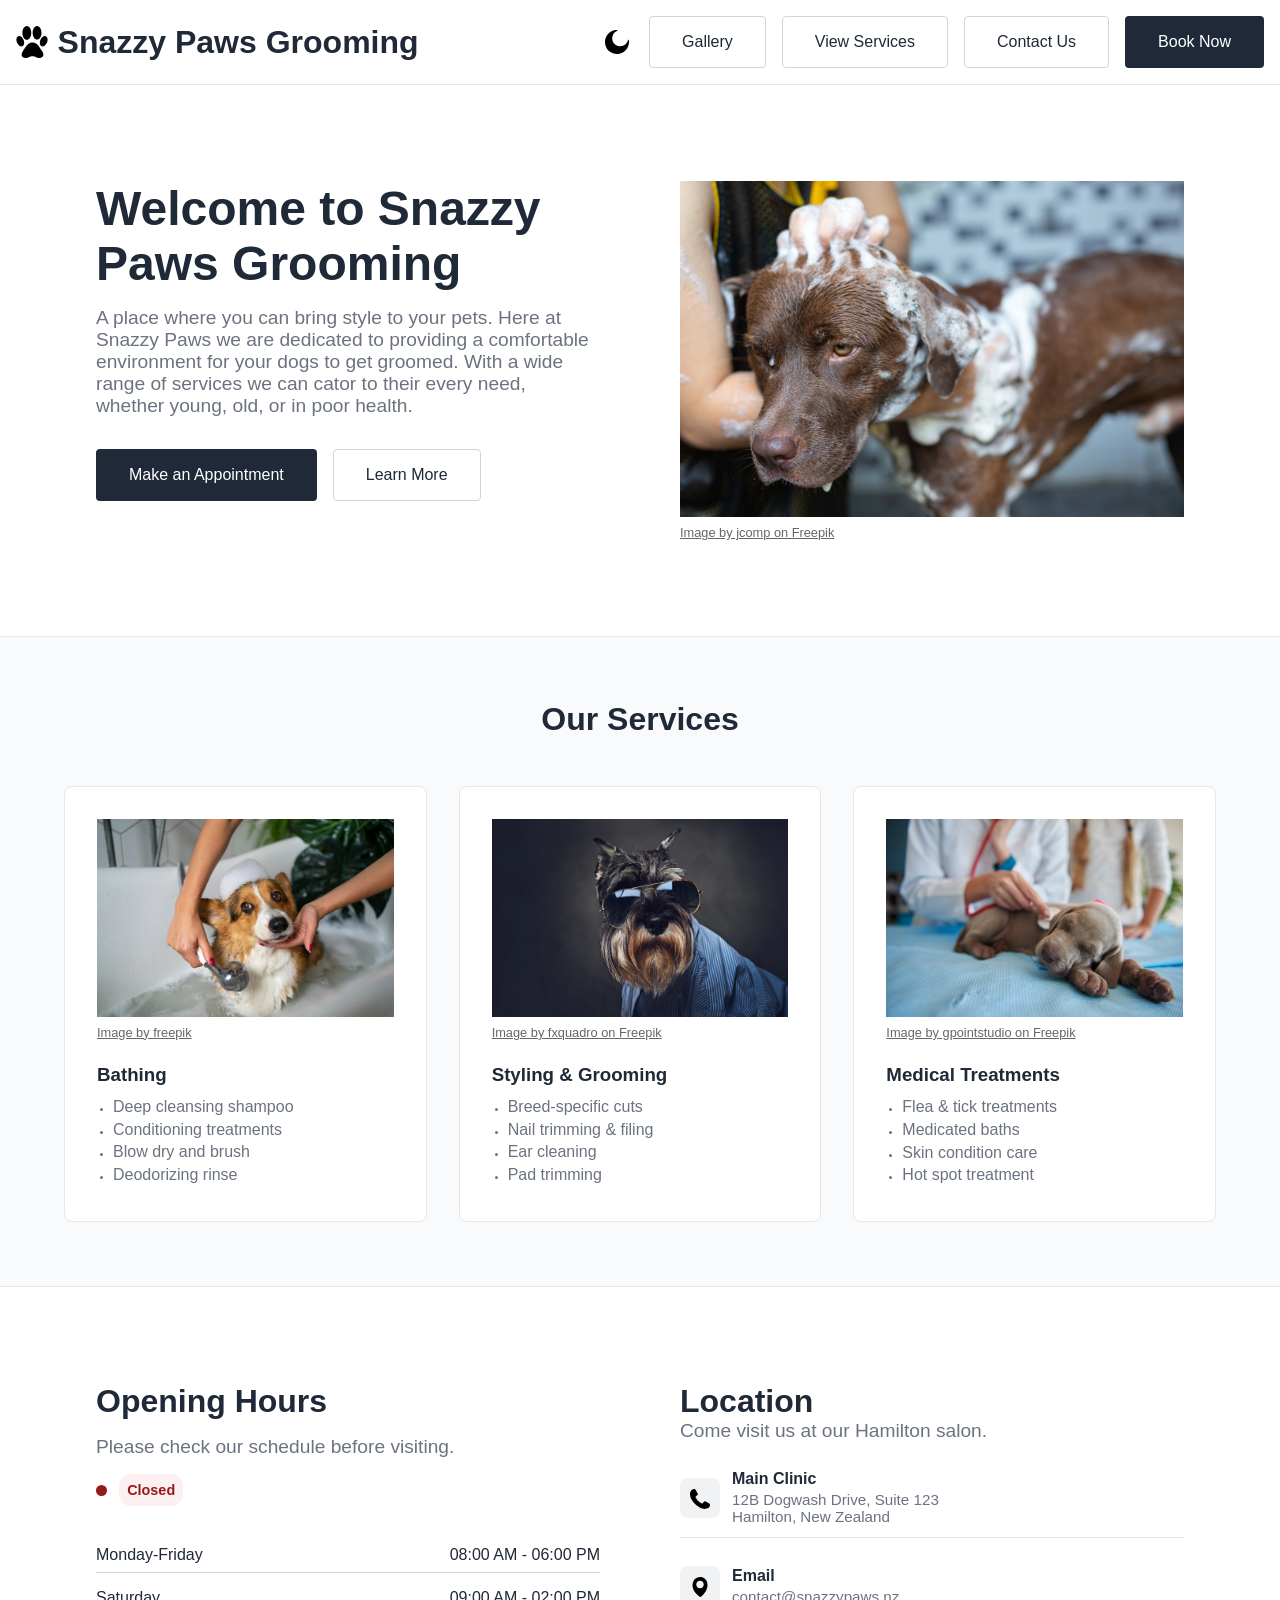
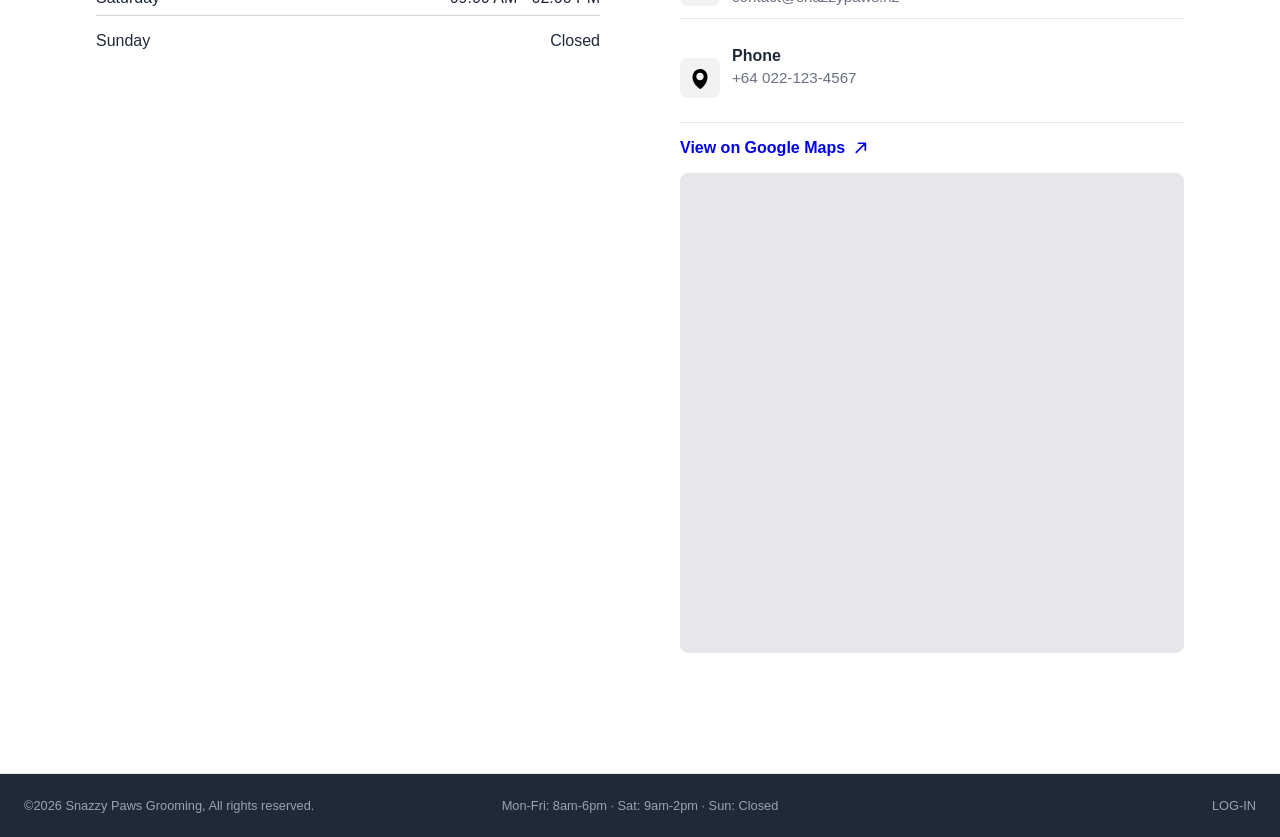
<file: index.html>
<!DOCTYPE html>
<html lang="en">

<head>
    <meta charset="UTF-8">
    <meta name="viewport" content="width=device-width, initial-scale=1.0">

    <!-- Document Title + Icon -->
    <title>Home</title>
    <link rel="Icon" type="image/x-icon" href="images/icons/young_dog.svg">

    <link rel="stylesheet" href="styles/main.css">
</head>

<body>
    <!-- Navigation Bar -->
    <header>
        <!-- Icon + Title -->
        <h2 class="header-title">
            <a href="index.html" class="home-link">
                <img src="images/icons/paw.svg" alt="Snazzy Paws Logo" class="nav-icon">

                <span class="full-title">Snazzy Paws Grooming</span>
                <span class="short-title">Snazzy Paws</span>
            </a>
        </h2>

        <!-- Navigation Buttons -->
        <div class="button-group desktop-nav">
            <button id="theme-toggle" class="theme-toggle-btn">
                <img src="images/icons/moon.svg" alt="Toggle dark mode" class="theme-icon">
            </button>
            <a href="gallery.html" class="button">Gallery</a>
            <a href="services.html" class="button">View Services</a>
            <a href="contact.html" class="button">Contact Us</a>
            <a href="booking.html" class="button dark">Book Now</a>
        </div>

        <!-- Mobile dropdown button -->
        <div class="mobile-nav">
            <button id="theme-toggle-mobile" class="theme-toggle-btn">
                <img src="images/icons/moon.svg" alt="Toggle dark mode" class="theme-icon">
            </button>

            <button id="mobile-menu-toggle">☰</button>
            <div id="mobile-menu" class="mobile-menu hidden">
                <a href="gallery.html" class="button">Gallery</a>
                <a href="services.html" class="button">View Services</a>
                <a href="contact.html" class="button">Contact Us</a>
                <a href="booking.html" class="button dark">Book Now</a>
            </div>
        </div>
    </header>

    <!-- Core Page Content -->
    <main>
        <!-- Welcome Section (introduction and initial image) -->
        <section>
            <div class="split">
                <div class="card">
                    <h1>Welcome to Snazzy Paws Grooming</h1>
                    <p>A place where you can bring style to your pets. Here at Snazzy Paws we are dedicated to providing
                        a comfortable environment for your dogs to get groomed. With a wide range of services we can
                        cator
                        to their every need, whether young, old, or in poor health.
                    </P>

                    <div class="button-group">
                        <a href="booking.html" class="button dark">Make an Appointment</a>
                        <a href="services.html" class="button">Learn More</a>
                    </div>

                </div>

                <!-- First image customers will see. -->
                <div class="card image-card">
                    <picture>
                        <source srcset="
                            images/gallery//jcomp_low.webp 480w,
                            images/gallery//jcomp_medium.webp 768w,
                            images/gallery//jcomp_full.webp 2000w" sizes="
                                (max-width: 480px) 480px,
                                (max-width: 768px) 768px,
                                2000px" type="image/webp">

                        <img src="images/gallery//jcomp_full.webp" class="placeholder-image"
                            alt="Dog getting cleaned with soap" loading="lazy">
                    </picture>

                    <a href="https://www.freepik.com/free-photo/young-woman-taking-bath-with-her-favorite-dog-world-dog-love-day-concept_15640405.htm#fromView=keyword&page=2&position=1&uuid=e41bf6a6-319d-4314-92cb-4e85a00b60e2&query=Dog+grooming"
                        class="image-credit">Image by jcomp on Freepik</a>
                </div>
            </div>
        </section>

        <!-- Services Preview Section -->
        <section class="dark">
            <div class="section-inner">
                <h2 class="center-text header-margin">Our Services</h2>

                <!-- Grid of Cards-->
                <div class="card-grid">
                    <div class="service-card">
                        <picture>
                            <source srcset="
                                images/gallery//dog_wash_low.webp 480w,
                                images/gallery//dog_wash_medium.webp 768w,
                                images/gallery//dog_wash_full.webp 2000w" sizes="
                                    (max-width: 480px) 480px,
                                    (max-width: 768px) 768px,
                                    2000px" type="image/webp">

                            <img src="images/gallery//dog_wash_full.webp" class="placeholder-image"
                                alt="Dog getting washed with soap" loading="lazy">
                        </picture>
                        <a href="https://www.freepik.com/free-photo/washing-pet-dog-home_30994379.htm"
                            class="image-credit half-margin">Image by freepik</a>

                        <h3 class="quarter-margin">Bathing</h3>
                        <ul>
                            <li>Deep cleansing shampoo</li>
                            <li>Conditioning treatments</li>
                            <li>Blow dry and brush</li>
                            <li>Deodorizing rinse</li>
                        </ul>
                    </div>

                    <div class="service-card">
                        <picture>
                            <source srcset="
                                images/gallery//dog_sunglasses_low.webp 480w,
                                images/gallery//dog_sunglasses_medium.webp 768w,
                                images/gallery//dog_sunglasses_full.webp 2000w" sizes="
                                    (max-width: 480px) 480px,
                                    (max-width: 768px) 768px,
                                    2000px" type="image/webp">

                            <img src="images/gallery//dog_sunglass_full.webp" class="placeholder-image"
                                alt="Dog wearing sunglasses" loading="lazy">
                        </picture>
                        <a href="https://www.freepik.com/free-photo/studio-portrait-fashionable-schnauzer-dogs-dressed-blue-shirt-sunglasses_24403038.htm"
                            class="image-credit half-margin">Image by fxquadro on Freepik</a>

                        <h3 class="quarter-margin">Styling & Grooming</h3>
                        <ul>
                            <li>Breed-specific cuts</li>
                            <li>Nail trimming & filing</li>
                            <li>Ear cleaning</li>
                            <li>Pad trimming</li>
                        </ul>
                    </div>

                    <div class="service-card">
                        <picture>
                            <source srcset="
                                images/gallery//dog_doctor_low.webp 480w,
                                images/gallery//dog_doctor_medium.webp 768w,
                                images/gallery//dog_doctor_full.webp 2000w" sizes="
                                    (max-width: 480px) 480px,
                                    (max-width: 768px) 768px,
                                    2000px" type="image/webp">

                            <img src="images/gallery//dog_doctor_full.webp" class="placeholder-image"
                                alt="Dog getting medical checkup" loading="lazy">
                        </picture>
                        <a href="https://www.freepik.com/free-photo/routine-check-puppy-s-health_13133770.htm#fromView=search&page=3&position=2&uuid=cdb6e37a-cdc2-4c95-b731-fb04bb6a717f&query=dog+medical+treatment"
                            class="image-credit half-margin">Image by gpointstudio on Freepik</a>

                        <h3 class="quarter-margin">Medical Treatments</h3>
                        <ul>
                            <li>Flea & tick treatments</li>
                            <li>Medicated baths</li>
                            <li>Skin condition care</li>
                            <li>Hot spot treatment</li>
                        </ul>
                    </div>
                </div>
            </div>
        </section>

        <!-- Open Hours + Salon Location Section -->
        <section>
            <div class="split">
                <!-- Open Hours Card -->
                <div class="card">
                    <h2>Opening Hours</h2>
                    <p>Please check our schedule before visiting.</p>

                    <!-- Status Indicator -->
                    <div class="status-container">
                        <div class="status-bullet"></div>

                        <div class="status-card open">
                            <span>Open Now</span>
                        </div>
                    </div>

                    <!-- Salon Hours List -->
                    <div class="hours-list">
                        <div class="hours-row">
                            <span class="day">Monday-Friday</span>
                            <span class="time">08:00 AM - 06:00 PM</span>
                        </div>
                        <div class="hours-row">
                            <span class="day">Saturday</span>
                            <span class="time">09:00 AM - 02:00 PM</span>
                        </div>
                        <div class="hours-row">
                            <span class="day">Sunday</span>
                            <span class="time">Closed</span>
                        </div>
                    </div>
                </div>

                <!-- Salon Location Card -->
                <div class="card">
                    <div>
                        <h2>Location</h2>
                        <p>Come visit us at our Hamilton salon.</p>
                    </div>

                    <div class="contact-card">
                        <div class="contact-card-icon-holder">
                            <img src="images/icons/phone.svg" alt="" class="contact-card-icon">
                        </div>

                        <div class="contact-card-text">
                            <span class="contact-card-title">Main Clinic</span>
                            <span class="contact-card-detail">12B Dogwash Drive, Suite 123<br>Hamilton, New
                                Zealand</span>
                        </div>
                    </div>

                    <div class="contact-card">
                        <div class="contact-card-icon-holder">
                            <img src="images/icons/map_pin.svg" alt="" class="contact-card-icon">
                        </div>

                        <div class="contact-card-text">
                            <span class="contact-card-title">Email</span>
                            <span class="contact-card-detail">contact@snazzypaws.nz</span>
                        </div>
                    </div>

                    <div class="contact-card">
                        <div class="contact-card-icon-holder">
                            <img src="images/icons/map_pin.svg" alt="" class="contact-card-icon">
                        </div>

                        <div class="contact-card-text half-margin">
                            <span class="contact-card-title">Phone</span>
                            <span class="contact-card-detail">+64 022-123-4567</span>
                        </div>
                    </div>

                    <div class="half-margin">
                        <a href="https://maps.app.goo.gl/GqcBo66sTEDNV7tZ8" class="map-link">
                            <strong>View on Google Maps</strong>

                            <!-- SVG gives me more control over the look of the element, unlike IMG -->
                            <svg class="external-link-icon" viewBox="0 0 12 12" fill="none"
                                xmlns="http://www.w3.org/2000/svg">
                                <path d="M2 10L10 2M10 2H4M10 2V8" stroke="currentColor" stroke-width="1.5"
                                    stroke-linecap="round" stroke-linejoin="round" />
                            </svg>
                        </a>

                        <div class="embedded-map">
                            <iframe
                                src="https://maps.google.com/maps?width=600&amp;height=400&amp;hl=en&amp;q=hamilton&amp;t=&amp;z=14&amp;ie=UTF8&amp;iwloc=B&amp;output=embed"
                                loading="lazy" allowfullscreen referrerpolicy="no-referrer-when-downgrade">
                            </iframe>
                        </div>
                    </div>
                </div>
            </div>
        </section>

        <div class="scroll-top-wrapper">
            <button class="scroll-top-btn" id="scroll-top-btn"
                onclick="window.scrollTo({top:0, behavior:'smooth'})">↑</button>
        </div>
    </main>

    <!-- Footer Bar -->
    <footer>
        <p>©2026 Snazzy Paws Grooming, All rights reserved.</p>
        <p>Mon-Fri: 8am-6pm · Sat: 9am-2pm · Sun: Closed</p>
        <p>LOG-IN</p>
    </footer>

    <!-- Link JS -->
    <script src="js/main.js"></script>
</body>

</html>
</file>
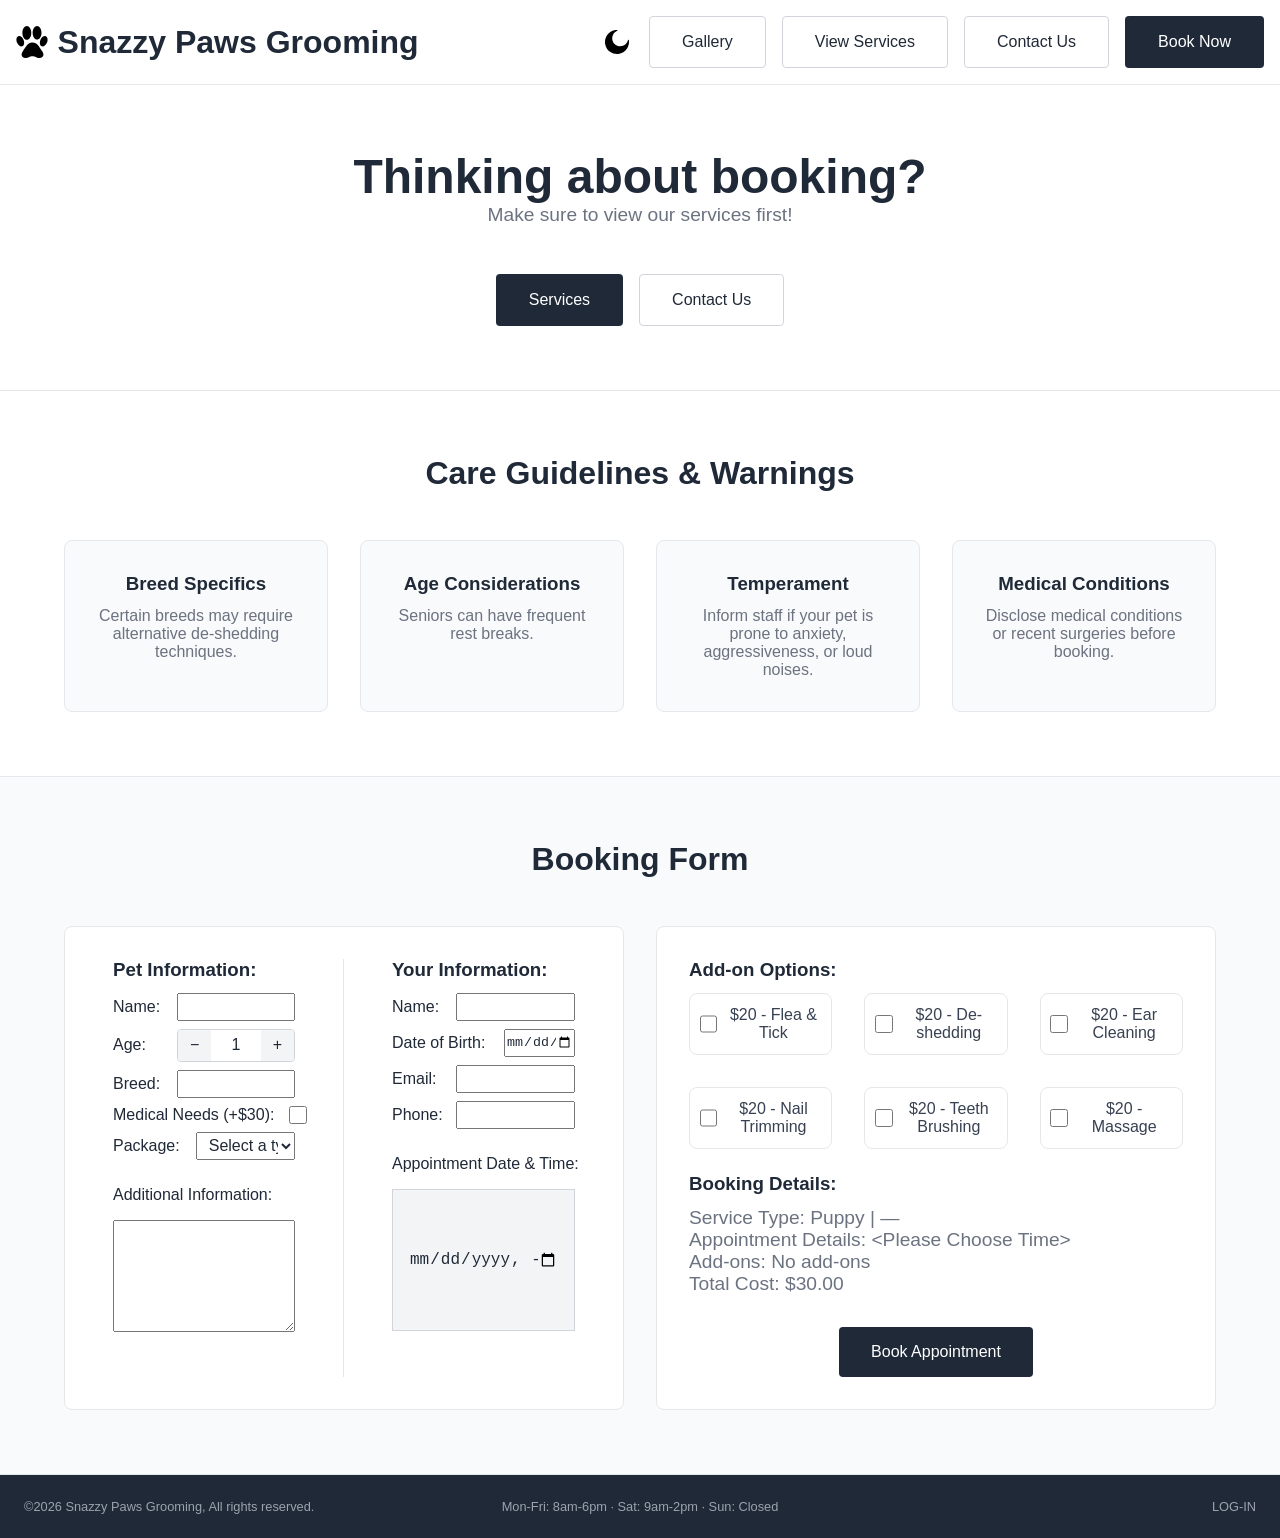
<file: booking.html>
<!DOCTYPE html>
<html lang="en">

<head>
    <meta charset="UTF-8">
    <meta name="viewport" content="width=device-width, initial-scale=1.0">

    <!-- Document Title + Icon -->
    <title>Booking</title>
    <link rel="Icon" type="image/x-icon" href="images/icons/young_dog.svg">

    <link rel="stylesheet" href="styles/main.css">
</head>

<body>
    <!-- Navigation Bar -->
    <header>
        <!-- Icon + Title -->
        <h2 class="header-title">
            <a href="index.html" class="home-link">
                <img src="images/icons/paw.svg" alt="Snazzy Paws Logo" class="nav-icon">

                <span class="full-title">Snazzy Paws Grooming</span>
                <span class="short-title">Snazzy Paws</span>
            </a>
        </h2>

        <!-- Navigation Buttons -->
        <div class="button-group desktop-nav">
            <button id="theme-toggle" class="theme-toggle-btn">
                <img src="images/icons/moon.svg" alt="Toggle dark mode" class="theme-icon">
            </button>
            <a href="gallery.html" class="button">Gallery</a>
            <a href="services.html" class="button">View Services</a>
            <a href="contact.html" class="button">Contact Us</a>
            <a href="booking.html" class="button dark">Book Now</a>
        </div>

        <!-- Mobile dropdown button -->
        <div class="mobile-nav">
            <button id="theme-toggle-mobile" class="theme-toggle-btn">
                <img src="images/icons/moon.svg" alt="Toggle dark mode" class="theme-icon">
            </button>

            <button id="mobile-menu-toggle">☰</button>
            <div id="mobile-menu" class="mobile-menu hidden">
                <a href="gallery.html" class="button">Gallery</a>
                <a href="services.html" class="button">View Services</a>
                <a href="contact.html" class="button">Contact Us</a>
                <a href="booking.html" class="button dark">Book Now</a>
            </div>
        </div>
    </header>

    <!-- Core Page Content -->
    <main>
        <!-- Welcome Section (introduction and initial image) -->
        <section>
            <div class="section-inner center-hero">
                <h1 class="center-text">Thinking about booking?</h1>
                <p class="center-text header-margin">Make sure to view our services first!</P>

                <div class="button-group">
                    <a href="services.html" class="button dark">Services</a>
                    <a href="contact.html" class="button">Contact Us</a>
                </div>
            </div>
        </section>

        <!-- Care Guidelines & Warnings Section -->
        <section>
            <div class="section-inner">
                <h2 class="center-text header-margin">Care Guidelines & Warnings</h2>

                <!-- Grid of Cards-->
                <div class="card-grid">
                    <div class="service-card">
                        <h3 class="center-text quarter-margin">Breed Specifics</h3>
                        <p class="center-text">Certain breeds may require alternative de-shedding techniques.</p>
                    </div>

                    <div class="service-card">
                        <h3 class="center-text quarter-margin">Age Considerations</h3>
                        <p class="center-text">Seniors can have frequent rest breaks.</p>
                    </div>

                    <div class="service-card center-text">
                        <h3 class="center-text quarter-margin">Temperament</h3>
                        <p class="center-text">Inform staff if your pet is prone to anxiety,
                            aggressiveness, or loud noises.
                        </p>
                    </div>

                    <div class="service-card center-text">
                        <h3 class="center-text quarter-margin">Medical Conditions</h3>
                        <p class="center-text">Disclose medical conditions or recent surgeries before booking.</p>
                    </div>
                </div>
            </div>
        </section>

        <!-- Booking Form Section -->
        <section class="dark">
            <div class="section-inner">
                <h2 class="center-text header-margin">Booking Form</h2>

                <!-- Grid of Cards-->
                <form id="booking-form">
                    <div class="card-grid">
                        <div class="booking-card">
                            <div class="booking-group">
                                <h3 id="start" class="quarter-margin">Pet Information:</h3>

                                <div class="booking-field">
                                    <label for="dog-name">Name:</label>
                                    <input type="text" id="dog-name" name="dog-name" required minlength="2">
                                </div>

                                <div class="booking-field">
                                    <label for="age">Age:</label>
                                    <div class="number-input">
                                        <button type="button" class="number-btn"
                                            onclick="this.parentNode.querySelector('input').stepDown(); updateSummary()">−</button>

                                        <input type="number" id="age" required min="1" max="40" value="1"
                                            onkeydown="return ['Backspace','Tab','ArrowLeft','ArrowRight'].includes(event.key) || /[0-9]/.test(event.key)">

                                        <button type="button" class="number-btn"
                                            onclick="this.parentNode.querySelector('input').stepUp(); updateSummary()">+</button>
                                    </div>
                                </div>

                                <div class="booking-field">
                                    <label for="breed">Breed:</label>
                                    <input type="text" id="breed" name="breed" required minlength="2">
                                </div>

                                <div class="booking-field">
                                    <label for="medical" class="label-wider">Medical Needs (+$30):</label>
                                    <input type="checkbox" id="medical" name="medical">
                                </div>

                                <div class="booking-field">
                                    <label for="package-type" class="label-wide">Package:</label>
                                    <select id="package-type" name="package-type" required>
                                        <option value="" disabled selected>Select a type</option>
                                        <option value="haircut">Haircut - $25</option>
                                        <option value="spa">Spa - $30</option>
                                        <option value="brushing">Brushing - $20</option>
                                        <option value="full">Full - $50</option>
                                    </select>
                                </div>

                                <br>

                                <div class="booking-field stacked">
                                    <label for="extra">Additional Information:</label>
                                    <textarea id="extra" name="extra" maxlength="250"></textarea>
                                </div>
                            </div>

                            <div class="booking-group">
                                <h3 class="quarter-margin">Your Information:</h3>

                                <div class="booking-field">
                                    <label for="client-name">Name:</label>
                                    <input type="text" id="client-name" name="client-name" required minlength="2">
                                </div>

                                <div class="booking-field">
                                    <label for="dob" class="label-wide">Date of Birth:</label>
                                    <input type="date" id="dob" required>
                                </div>

                                <div class="booking-field">
                                    <label for="email">Email:</label>
                                    <input type="text" id="email" name="email" required minlength="4">
                                </div>

                                <div class="booking-field">
                                    <label for="phone">Phone:</label>
                                    <input type="text" id="phone" name="phone" required minlength="7"
                                        onkeydown="return ['Backspace','Tab','ArrowLeft','ArrowRight','+','Space'].includes(event.key) || /[0-9]/.test(event.key)">
                                </div>

                                <br>

                                <div class="booking-field stacked">
                                    <label for="datetime">Appointment Date & Time:</label>
                                    <input type="datetime-local" id="datetime" class="appointment-date-input"
                                        required>
                                </div>
                            </div>
                        </div>

                        <div class="booking-card vertical">
                            <h3 id="addons" class="quarter-margin">Add-on Options:</h3>

                            <!-- Grid of Cards-->
                            <div class="card-grid minimal-grid half-margin">
                                <div class="service-card minimal addon-card"
                                    onclick="this.querySelector('.addon-checkbox').click()">
                                    <input type="checkbox" id="addon-flea" class="addon-checkbox"
                                        onclick="event.stopPropagation()">
                                    <p>$20 - Flea & Tick</p>
                                </div>
                                <div class="service-card minimal addon-card"
                                    onclick="this.querySelector('.addon-checkbox').click()">
                                    <input type="checkbox" id="addon-deshed" class="addon-checkbox"
                                        onclick="event.stopPropagation()">
                                    <p>$20 - De-shedding</p>
                                </div>
                                <div class="service-card minimal addon-card"
                                    onclick="this.querySelector('.addon-checkbox').click()">
                                    <input type="checkbox" id="addon-ear" class="addon-checkbox"
                                        onclick="event.stopPropagation()">
                                    <p>$20 - Ear Cleaning</p>
                                </div>
                                <div class="service-card minimal addon-card"
                                    onclick="this.querySelector('.addon-checkbox').click()">
                                    <input type="checkbox" id="addon-nail" class="addon-checkbox"
                                        onclick="event.stopPropagation()">
                                    <p>$20 - Nail Trimming</p>
                                </div>
                                <div class="service-card minimal addon-card"
                                    onclick="this.querySelector('.addon-checkbox').click()">
                                    <input type="checkbox" id="addon-teeth" class="addon-checkbox"
                                        onclick="event.stopPropagation()">
                                    <p>$20 - Teeth Brushing</p>
                                </div>
                                <div class="service-card minimal addon-card"
                                    onclick="this.querySelector('.addon-checkbox').click()">
                                    <input type="checkbox" id="addon-massage" class="addon-checkbox"
                                        onclick="event.stopPropagation()">
                                    <p>$20 - Massage</p>
                                </div>
                            </div>

                            <h3 class="quarter-margin">Booking Details:</h3>

                            <p class="quarter-margin mobile-margin">Service Type: <span id="summary-service">—</span>
                            </p>
                            <p class="quarter-margin mobile-margin">Appointment Details: <span
                                    id="summary-appointment">—</span></p>
                            <p class="quarter-margin mobile-margin">Add-ons: <span id="summary-addons">No add-ons</span>
                            </p>
                            <p class="half-margin">Total Cost: <span id="summary-cost">$0</span></p>

                            <button type="submit" class="button dark submit-btn">Book Appointment</button>
                        </div>
                    </div>
                </form>
            </div>
        </section>
    </main>

    <!-- Footer Bar -->
    <footer>
        <p>©2026 Snazzy Paws Grooming, All rights reserved.</p>
        <p>Mon-Fri: 8am-6pm · Sat: 9am-2pm · Sun: Closed</p>
        <p>LOG-IN</p>
    </footer>


    <!-- Link JS -->
    <script src="js/main.js"></script>
    <script src="js/booking.js"></script>
</body>

</html>
</file>
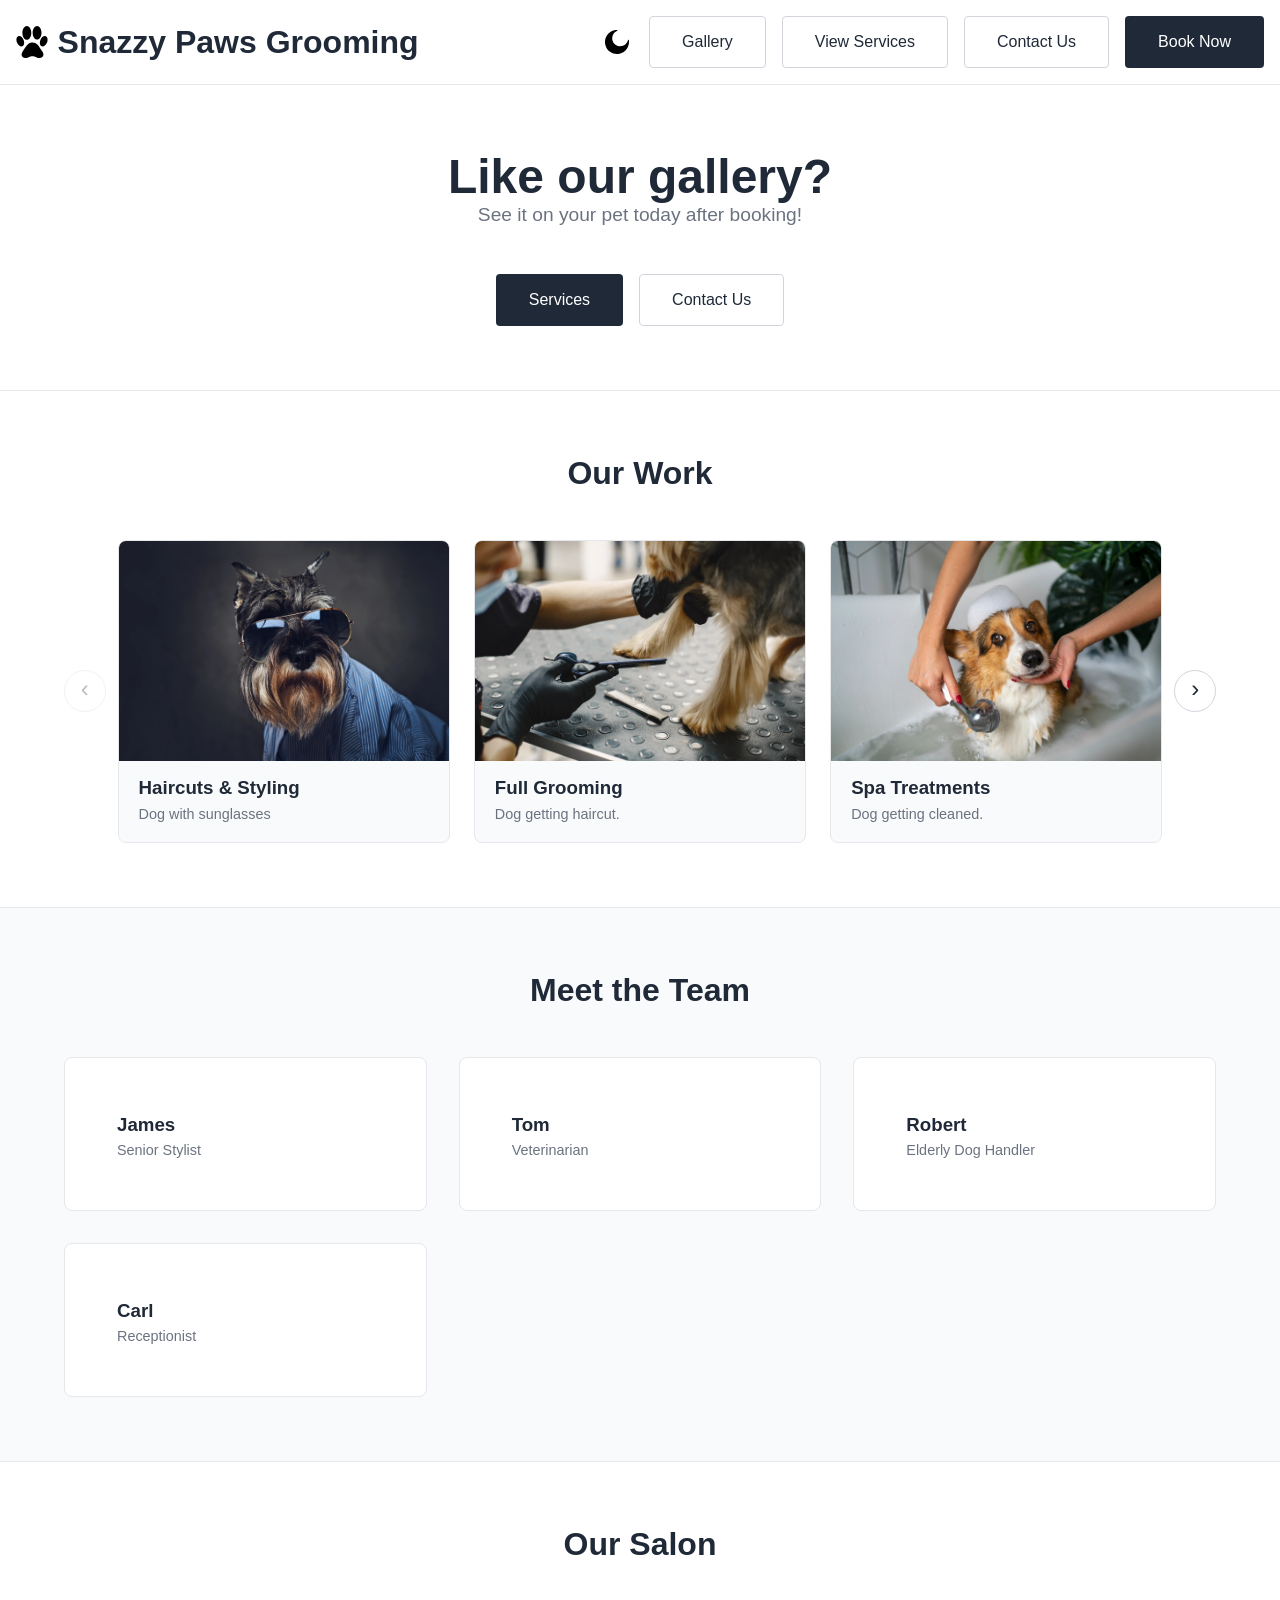
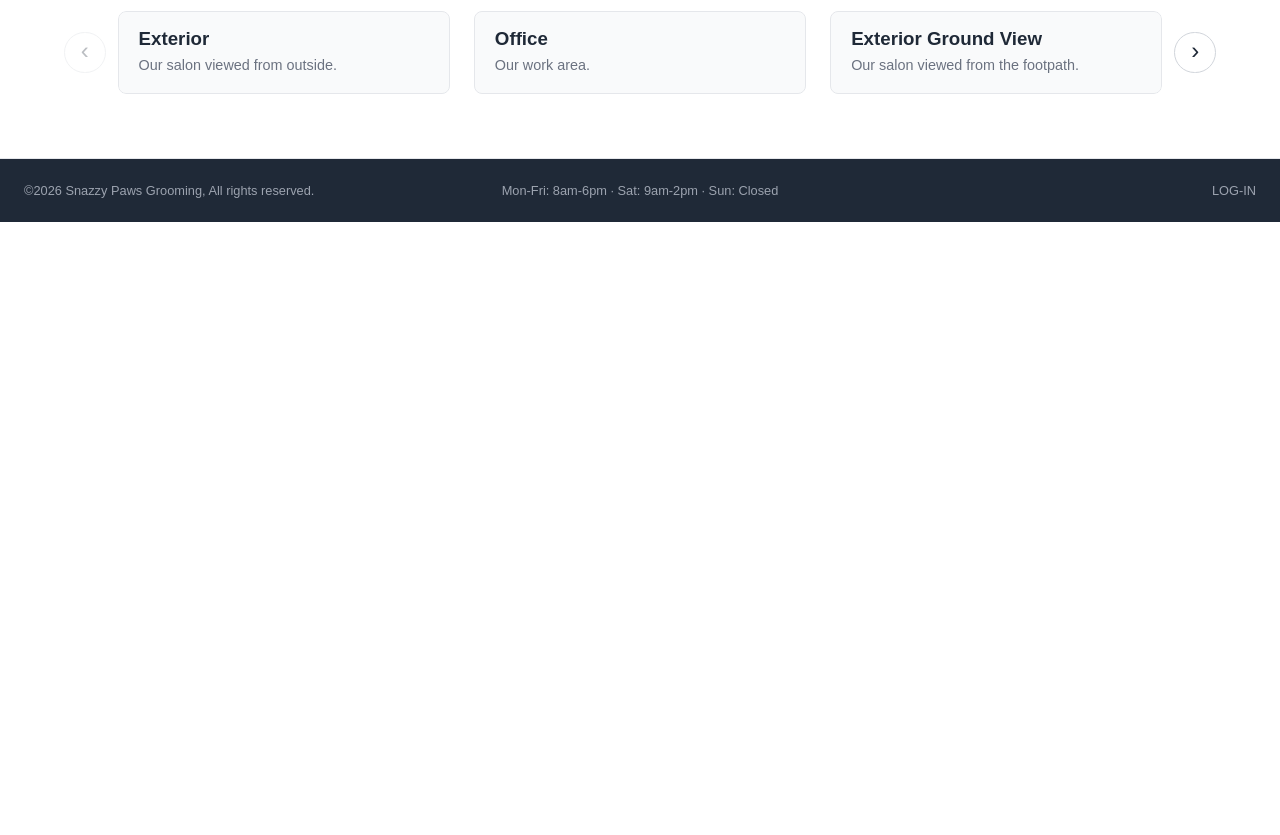
<file: gallery.html>
<!DOCTYPE html>
<html lang="en">

<head>
    <meta charset="UTF-8">
    <meta name="viewport" content="width=device-width, initial-scale=1.0">

    <!-- Document Title + Icon -->
    <title>Gallery</title>
    <link rel="Icon" type="image/x-icon" href="images/icons/young_dog.svg">

    <link rel="stylesheet" href="styles/main.css">
    <link rel="stylesheet" href="styles/gallery.css">
</head>

<body>
    <!-- Navigation Bar -->
    <header>
        <!-- Icon + Title -->
        <h2 class="header-title">
            <a href="index.html" class="home-link">
                <img src="images/icons/paw.svg" alt="Snazzy Paws Logo" class="nav-icon">

                <span class="full-title">Snazzy Paws Grooming</span>
                <span class="short-title">Snazzy Paws</span>
            </a>
        </h2>

        <!-- Navigation Buttons -->
        <div class="button-group desktop-nav">
            <button id="theme-toggle" class="theme-toggle-btn">
                <img src="images/icons/moon.svg" alt="Toggle dark mode" class="theme-icon">
            </button>
            <a href="gallery.html" class="button">Gallery</a>
            <a href="services.html" class="button">View Services</a>
            <a href="contact.html" class="button">Contact Us</a>
            <a href="booking.html" class="button dark">Book Now</a>
        </div>

        <!-- Mobile dropdown button -->
        <div class="mobile-nav">
            <button id="theme-toggle-mobile" class="theme-toggle-btn">
                <img src="images/icons/moon.svg" alt="Toggle dark mode" class="theme-icon">
            </button>

            <button id="mobile-menu-toggle">☰</button>
            <div id="mobile-menu" class="mobile-menu hidden">
                <a href="gallery.html" class="button">Gallery</a>
                <a href="services.html" class="button">View Services</a>
                <a href="contact.html" class="button">Contact Us</a>
                <a href="booking.html" class="button dark">Book Now</a>
            </div>
        </div>
    </header>

    <!-- Core Page Content -->
    <main>
        <!-- Welcome Section (introduction and initial image) -->
        <section>
            <div class="section-inner center-hero">
                <h1 class="center-text">Like our gallery?</h1>
                <p class="center-text header-margin">See it on your pet today after booking!</P>

                <div class="button-group">
                    <a href="services.html" class="button dark">Services</a>
                    <a href="contact.html" class="button">Contact Us</a>
                </div>
            </div>
        </section>


        <!-- ── Our Work (carousel) ── -->
        <section class="gallery-carousel-section">
            <div class="section-inner">
                <h2 class="center-text header-margin">Our Work</h2>

                <!-- Carousel: id referenced by gallery.js -->
                <div id="work-carousel">
                    <div class="carousel-outer">
                        <button class="carousel-arrow prev" aria-label="Previous">&#8249;</button>
                        <div class="carousel-track-wrapper">
                            <!-- Slides injected by gallery.js -->
                            <div class="carousel-track"></div>
                        </div>
                        <button class="carousel-arrow next" aria-label="Next">&#8250;</button>
                    </div>
                    <div class="carousel-dots"></div>
                </div>
            </div>
        </section>

        <!-- Meet the Team -->
        <section class="dark">
            <div class="section-inner">
                <h2 class="center-text header-margin">Meet the Team</h2>
                <div id="team-section"></div>
            </div>

        </section>

        <!-- Our Salon -->
        <section>
            <div class="section-inner">
                <h2 class="center-text header-margin">Our Salon</h2>
                <div id="salon-section"></div>
            </div>
        </section>

        <div class="scroll-top-wrapper">
            <button class="scroll-top-btn" id="scroll-top-btn"
                onclick="window.scrollTo({top:0, behavior:'smooth'})">↑</button>
        </div>
    </main>

    <!-- Footer Bar -->
    <footer>
        <p>©2026 Snazzy Paws Grooming, All rights reserved.</p>
        <p>Mon-Fri: 8am-6pm · Sat: 9am-2pm · Sun: Closed</p>
        <p>LOG-IN</p>
    </footer>

    <!-- Link JS -->
    <script src="js/main.js"></script>
    <script src="js/gallery.js"></script>
</body>

</html>
</file>
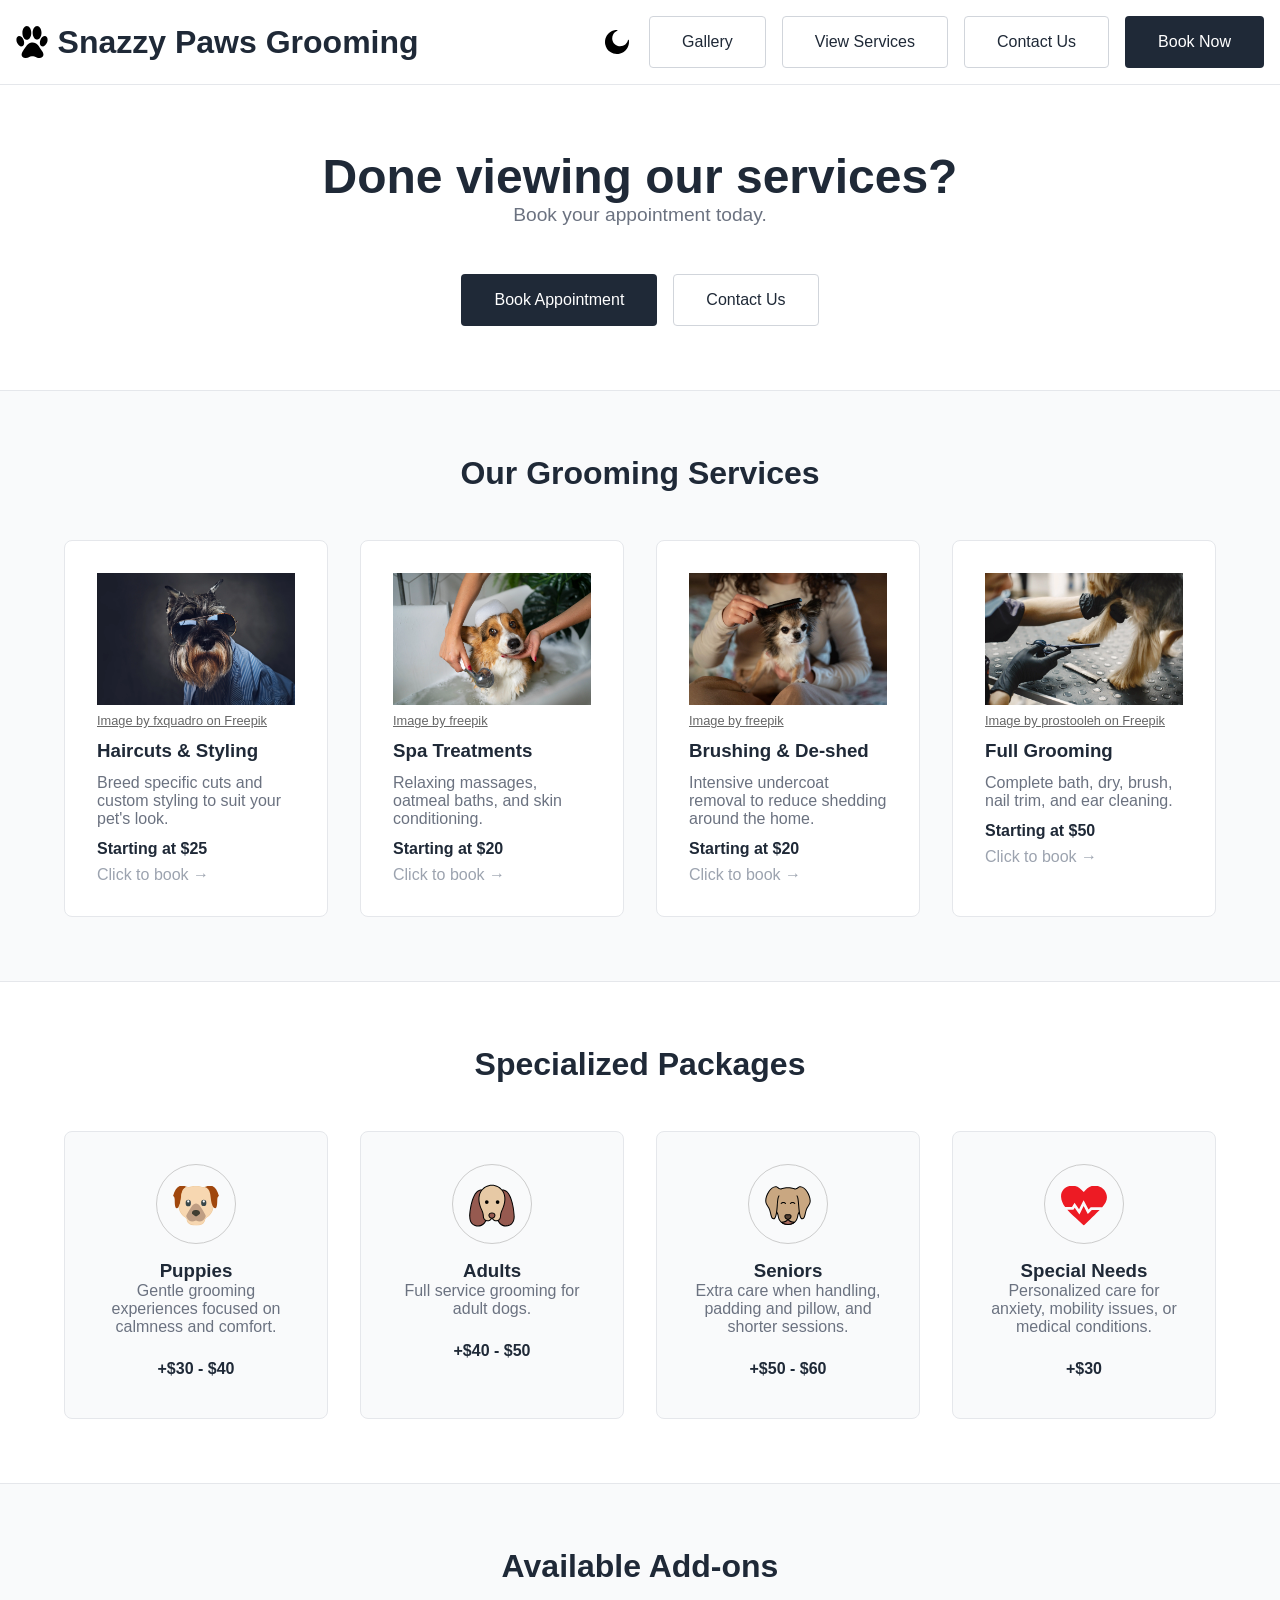
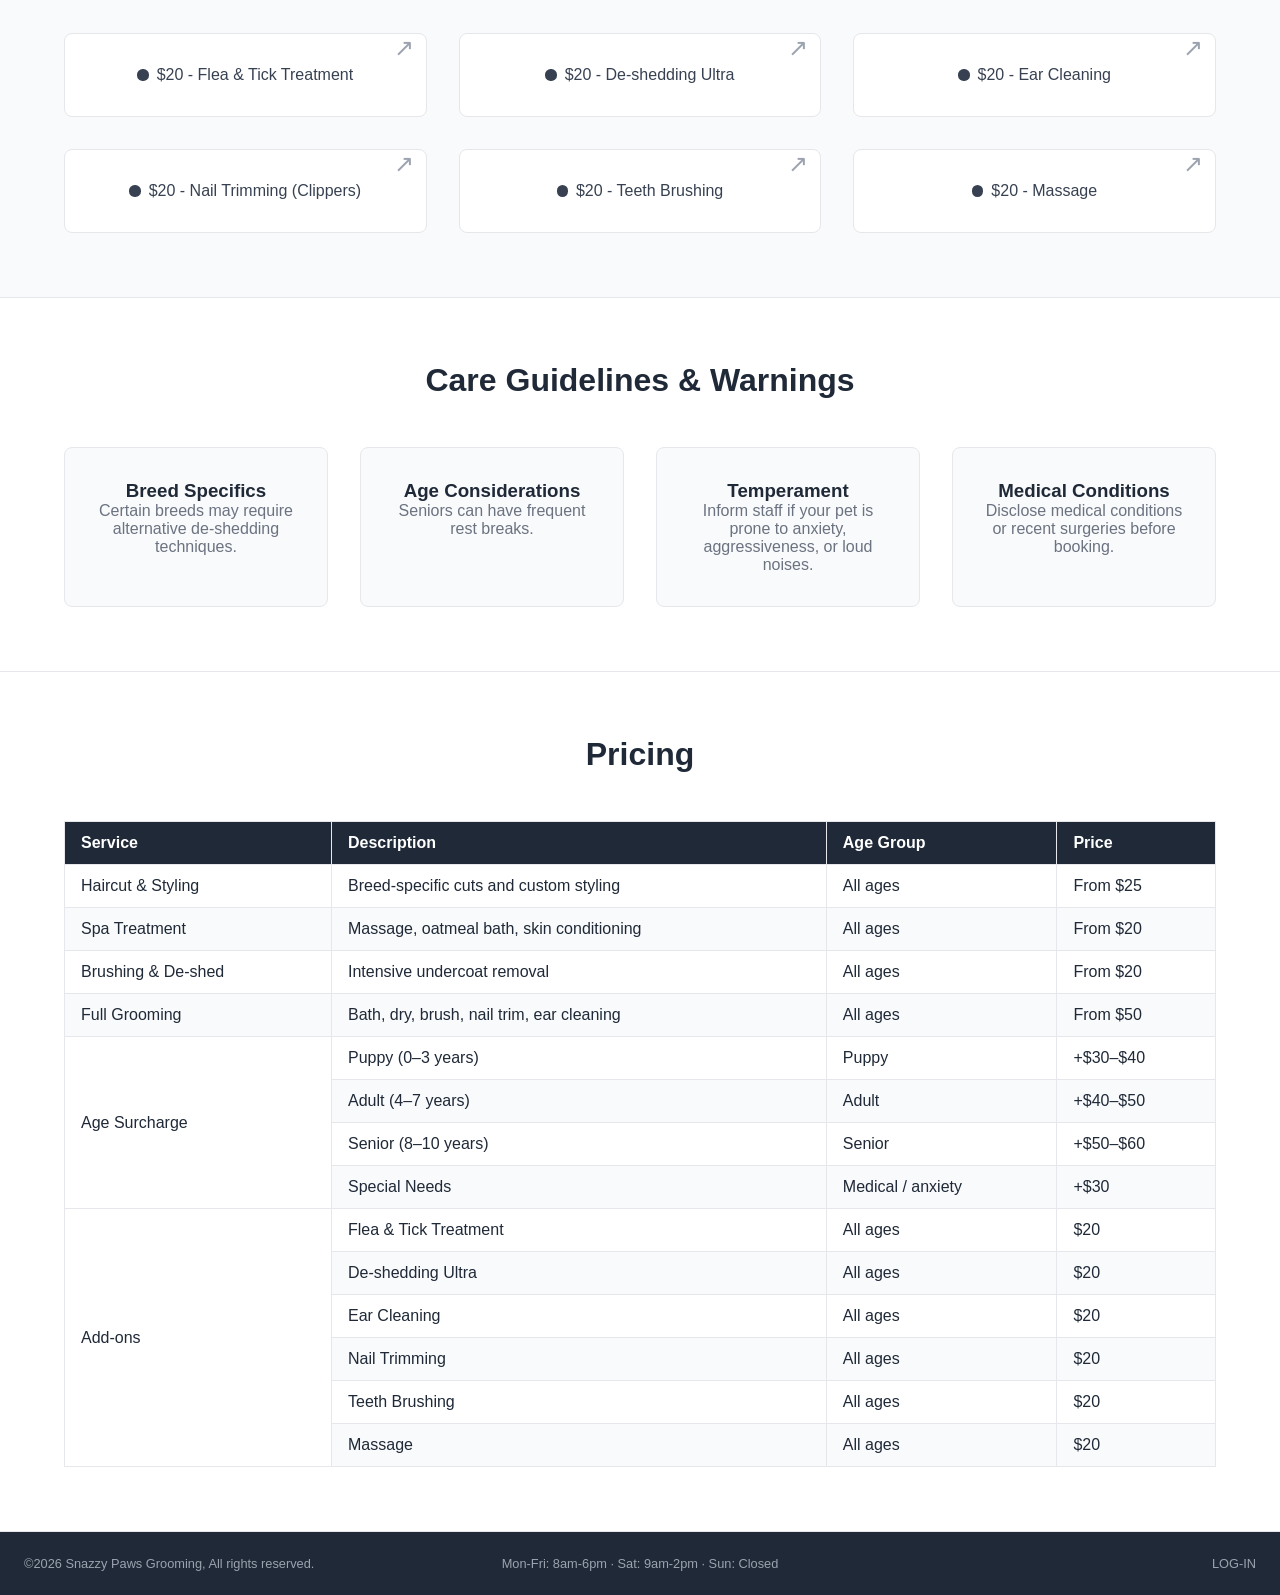
<file: services.html>
<!DOCTYPE html>
<html lang="en">

<head>
    <meta charset="UTF-8">
    <meta name="viewport" content="width=device-width, initial-scale=1.0">

    <!-- Document Title + Icon -->
    <title>Services</title>
    <link rel="Icon" type="image/x-icon" href="images/icons/young_dog.svg">

    <link rel="stylesheet" href="styles/main.css">
</head>

<body>
    <!-- Navigation Bar -->
    <header>
        <!-- Icon + Title -->
        <h2 class="header-title">
            <a href="index.html" class="home-link">
                <img src="images/icons/paw.svg" alt="Snazzy Paws Logo" class="nav-icon">

                <span class="full-title">Snazzy Paws Grooming</span>
                <span class="short-title">Snazzy Paws</span>
            </a>
        </h2>

        <!-- Navigation Buttons -->
        <div class="button-group desktop-nav">
            <button id="theme-toggle" class="theme-toggle-btn">
                <img src="images/icons/moon.svg" alt="Toggle dark mode" class="theme-icon">
            </button>
            <a href="gallery.html" class="button">Gallery</a>
            <a href="services.html" class="button">View Services</a>
            <a href="contact.html" class="button">Contact Us</a>
            <a href="booking.html" class="button dark">Book Now</a>
        </div>

        <!-- Mobile dropdown button -->
        <div class="mobile-nav">
            <button id="theme-toggle-mobile" class="theme-toggle-btn">
                <img src="images/icons/moon.svg" alt="Toggle dark mode" class="theme-icon">
            </button>

            <button id="mobile-menu-toggle">☰</button>
            <div id="mobile-menu" class="mobile-menu hidden">
                <a href="gallery.html" class="button">Gallery</a>
                <a href="services.html" class="button">View Services</a>
                <a href="contact.html" class="button">Contact Us</a>
                <a href="booking.html" class="button dark">Book Now</a>
            </div>
        </div>
    </header>

    <!-- Core Page Content -->
    <main>
        <!-- Welcome Section (introduction and initial image) -->
        <section>
            <div class="section-inner center-hero">
                <h1 class="center-text">Done viewing our services?</h1>
                <p class="center-text header-margin">Book your appointment today.</P>

                <div class="button-group">
                    <a href="booking.html" class="button dark">Book Appointment</a>
                    <a href="contact.html" class="button">Contact Us</a>
                </div>
            </div>
        </section>

        <!-- Services Section -->
        <section class="dark">
            <div class="section-inner">
                <h2 class="center-text header-margin">Our Grooming Services</h2>

                <!-- Grid of Cards-->
                <div class="card-grid">
                    <div class="service-card" onclick="location.href='booking.html?package=haircut#start'">
                        <picture>
                            <source srcset="
                                images/gallery//dog_sunglasses_low.webp 480w,
                                images/gallery//dog_sunglasses_medium.webp 768w,
                                images/gallery//dog_sunglasses_full.webp 2000w" sizes="
                                    (max-width: 480px) 480px,
                                    (max-width: 768px) 768px,
                                    2000px" type="image/webp">

                            <img src="images/gallery//dog_sunglass_full.webp" class="placeholder-image"
                                alt="Dog wearing sunglasses" loading="lazy">
                        </picture>
                        <a href="https://www.freepik.com/free-photo/studio-portrait-fashionable-schnauzer-dogs-dressed-blue-shirt-sunglasses_24403038.htm"
                            class="image-credit quarter-margin">Image by fxquadro on Freepik</a>

                        <h3 class="quarter-margin">Haircuts & Styling</h3>
                        <p class="quarter-margin">Breed specific cuts and custom styling to suit your pet's look.</p>
                        <p style="color: var(--text-primary)"><strong>Starting at $25</strong></p>
                        <p class="click-hint">Click to book →</p>
                    </div>

                    <div class="service-card" onclick="location.href='booking.html?package=spa#start'">
                        <picture>
                            <source srcset="
                                images/gallery//dog_wash_low.webp 480w,
                                images/gallery//dog_wash_medium.webp 768w,
                                images/gallery//dog_wash_full.webp 2000w" sizes="
                                    (max-width: 480px) 480px,
                                    (max-width: 768px) 768px,
                                    2000px" type="image/webp">

                            <img src="images/gallery//dog_wash_full.webp" class="placeholder-image"
                                alt="Dog getting washed with soap" loading="lazy">
                        </picture>
                        <a href="https://www.freepik.com/free-photo/washing-pet-dog-home_30994379.htm"
                            class="image-credit quarter-margin">Image by freepik</a>

                        <h3 class="quarter-margin">Spa Treatments</h3>
                        <p class="quarter-margin">Relaxing massages, oatmeal baths, and skin conditioning.</p>
                        <p style="color: var(--text-primary)"><strong>Starting at $20</strong></p>
                        <p class="click-hint">Click to book →</p>
                    </div>

                    <div class="service-card" onclick="location.href='booking.html?package=brushing#start'">
                        <picture>
                            <source srcset="
                                images/gallery//dog_brushing_low.webp 480w,
                                images/gallery//dog_brushing_medium.webp 768w,
                                images/gallery//dog_brushing_normal.webp 2000w" sizes="
                                    (max-width: 480px) 480px,
                                    (max-width: 768px) 768px,
                                    2000px" type="image/webp">

                            <img src="images/gallery//dog_brushing_normal.webp" class="placeholder-image"
                                alt="Dog getting brushed" loading="lazy">
                        </picture>
                        <a href="https://www.freepik.com/free-photo/front-view-woman-with-chihuahua-dog_39701776.htm#fromView=search&page=1&position=11&uuid=081c084e-f704-489f-8abb-c65d314a43be&query=dog+brush"
                            class="image-credit quarter-margin">Image by freepik</a>

                        <h3 class="quarter-margin">Brushing & De-shed</h3>
                        <p class="quarter-margin">Intensive undercoat removal to reduce shedding around the home.</p>
                        <p style="color: var(--text-primary)"><strong>Starting at $20</strong></p>
                        <p class="click-hint">Click to book →</p>
                    </div>

                    <div class="service-card" onclick="location.href='booking.html?package=full#start'">
                        <picture>
                            <source srcset="
                                images/gallery//dog_haircut_low.webp 480w,
                                images/gallery//dog_haircut_medium.webp 768w,
                                images/gallery//dog_haircut_normal.webp 2000w" sizes="
                                    (max-width: 480px) 480px,
                                    (max-width: 768px) 768px,
                                    2000px" type="image/webp">

                            <img src="images/gallery//dog_sunglass_normal.webp" class="placeholder-image"
                                alt="Dog getting haircut" loading="lazy">
                        </picture>
                        <a href="https://www.freepik.com/free-photo/haircuting-process-small-dog-sits-table-dog-with-professional_17066192.htm#fromView=search&page=1&position=3&uuid=f922d2df-777f-47f3-a790-6fd4cc910935&query=dog+haircut"
                            class="image-credit quarter-margin">Image by prostooleh on Freepik</a>

                        <h3 class="quarter-margin">Full Grooming</h3>
                        <p class="quarter-margin">Complete bath, dry, brush, nail trim, and ear cleaning.</p>
                        <p style="color: var(--text-primary)"><strong>Starting at $50</strong></p>
                        <p class="click-hint">Click to book →</p>
                    </div>
                </div>
            </div>
        </section>

        <!-- Specialized Packages Section -->
        <section>
            <div class="section-inner">
                <h2 class="center-text header-margin">Specialized Packages</h2>

                <!-- Grid of Cards-->
                <div class="card-grid">
                    <div class="service-card">
                        <div class="icon-circle">
                            <img src="images/icons/young_dog.svg" alt="Young Puppy Icon">
                        </div>

                        <h3 class="center-text">Puppies</h3>
                        <p class="center-text half-margin">Gentle grooming experiences focused on calmness and comfort.
                        </p>
                        <h4 class="center-text">+$30 - $40</h4>
                    </div>

                    <div class="service-card">
                        <div class="icon-circle">
                            <img src="images/icons/adult_dog.svg" alt="Adult Dog Icon">
                        </div>

                        <h3 class="center-text">Adults</h3>
                        <p class="center-text half-margin">Full service grooming for adult dogs.</p>
                        <h4 class="center-text">+$40 - $50</h4>
                    </div>

                    <div class="service-card">
                        <div class="icon-circle">
                            <img src="images/icons/elderly_dog.svg" alt="Old Dog Icon">
                        </div>

                        <h3 class="center-text">Seniors</h3>
                        <p class="center-text half-margin">Extra care when handling, padding and pillow, and shorter
                            sessions.</p>
                        <h4 class="center-text">+$50 - $60</h4>
                    </div>

                    <div class="service-card">
                        <div class="icon-circle">
                            <img src="images/icons/medical.svg" alt="Sick Dog Icon">
                        </div>

                        <h3 class="center-text">Special Needs</h3>
                        <p class="center-text half-margin">Personalized care for anxiety, mobility issues, or medical
                            conditions.</p>
                        <h4 class="center-text">+$30</h4>
                    </div>
                </div>
            </div>
        </section>

        <!-- Available Add-ons Section -->
        <section class="dark">
            <div class="section-inner">
                <h2 class="center-text header-margin">Available Add-ons</h2>

                <!-- Grid of Cards-->
                <div class="card-grid minimal-grid">
                    <div class="service-card minimal clickable"
                        onclick="location.href='booking.html?addon=addon-flea#addons'">
                        <span class="card-click-hint">↗</span>

                        <div class="bullet-item">
                            <div class="card-bullet"></div>
                            <p>$20 - Flea & Tick Treatment</p>
                        </div>
                    </div>
                    <div class="service-card minimal clickable"
                        onclick="location.href='booking.html?addon=addon-deshed#addons'">
                        <span class="card-click-hint">↗</span>

                        <div class="bullet-item">
                            <div class="card-bullet"></div>
                            <p>$20 - De-shedding Ultra</p>
                        </div>
                    </div>
                    <div class="service-card minimal clickable"
                        onclick="location.href='booking.html?addon=addon-ear#addons'">
                        <span class="card-click-hint">↗</span>

                        <div class="bullet-item">
                            <div class="card-bullet"></div>
                            <p>$20 - Ear Cleaning</p>
                        </div>
                    </div>
                    <div class="service-card minimal clickable"
                        onclick="location.href='booking.html?addon=addon-nail#addons'">
                        <span class="card-click-hint">↗</span>

                        <div class="bullet-item">
                            <div class="card-bullet"></div>
                            <p>$20 - Nail Trimming (Clippers)</p>
                        </div>
                    </div>
                    <div class="service-card minimal clickable"
                        onclick="location.href='booking.html?addon=addon-teeth#addons'">
                        <span class="card-click-hint">↗</span>

                        <div class="bullet-item">
                            <div class="card-bullet"></div>
                            <p>$20 - Teeth Brushing</p>
                        </div>
                    </div>
                    <div class="service-card minimal clickable"
                        onclick="location.href='booking.html?addon=addon-massage#addons'">
                        <span class="card-click-hint">↗</span>

                        <div class="bullet-item">
                            <div class="card-bullet"></div>
                            <p>$20 - Massage</p>
                        </div>
                    </div>
                </div>
            </div>
        </section>

        <!-- Care Guidelines & Warnings Section -->
        <section>
            <div class="section-inner">
                <h2 class="center-text header-margin">Care Guidelines & Warnings</h2>

                <!-- Grid of Cards-->
                <div class="card-grid">
                    <div class="service-card">
                        <h3 class="center-text">Breed Specifics</h3>
                        <p class="center-text">Certain breeds may require alternative de-shedding techniques.</p>
                    </div>

                    <div class="service-card">
                        <h3 class="center-text">Age Considerations</h3>
                        <p class="center-text">Seniors can have frequent rest breaks.</p>
                    </div>

                    <div class="service-card center-text">
                        <h3 class="center-text">Temperament</h3>
                        <p class="center-text">Inform staff if your pet is prone to anxiety,
                            aggressiveness, or loud noises.
                        </p>
                    </div>

                    <div class="service-card center-text">
                        <h3 class="center-text">Medical Conditions</h3>
                        <p class="center-text">Disclose medical conditions or recent surgeries before booking.</p>
                    </div>
                </div>
            </div>
        </section>

        <!-- Pricing Table Section -->
        <section>
            <div class="section-inner">
                <h2 class="center-text header-margin">Pricing</h2>

                <table class="pricing-table">
                    <thead>
                        <tr>
                            <th>Service</th>
                            <th>Description</th>
                            <th>Age Group</th>
                            <th>Price</th>
                        </tr>
                    </thead>
                    <tbody>
                        <tr>
                            <td>Haircut & Styling</td>
                            <td>Breed-specific cuts and custom styling</td>
                            <td>All ages</td>
                            <td>From $25</td>
                        </tr>
                        <tr>
                            <td>Spa Treatment</td>
                            <td>Massage, oatmeal bath, skin conditioning</td>
                            <td>All ages</td>
                            <td>From $20</td>
                        </tr>
                        <tr>
                            <td>Brushing & De-shed</td>
                            <td>Intensive undercoat removal</td>
                            <td>All ages</td>
                            <td>From $20</td>
                        </tr>
                        <tr>
                            <td>Full Grooming</td>
                            <td>Bath, dry, brush, nail trim, ear cleaning</td>
                            <td>All ages</td>
                            <td>From $50</td>
                        </tr>
                        <tr class="rowspan-row">
                            <td rowspan="4">Age Surcharge</td>
                            <td class="row-title">Puppy (0–3 years)</td>
                            <td>Puppy</td>
                            <td>+$30–$40</td>
                        </tr>
                        <tr class="rowspan-row">
                            <td>Adult (4–7 years)</td>
                            <td>Adult</td>
                            <td>+$40–$50</td>
                        </tr>
                        <tr class="rowspan-row">
                            <td>Senior (8–10 years)</td>
                            <td>Senior</td>
                            <td>+$50–$60</td>
                        </tr>
                        <tr class="rowspan-row">
                            <td>Special Needs</td>
                            <td>Medical / anxiety</td>
                            <td>+$30</td>
                        </tr>
                        <tr class="rowspan-row">
                            <td rowspan="6">Add-ons</td>
                            <td class="row-title">Flea & Tick Treatment</td>
                            <td>All ages</td>
                            <td>$20</td>
                        </tr>
                        <tr class="rowspan-row">
                            <td>De-shedding Ultra</td>
                            <td>All ages</td>
                            <td>$20</td>
                        </tr>
                        <tr class="rowspan-row">
                            <td>Ear Cleaning</td>
                            <td>All ages</td>
                            <td>$20</td>
                        </tr>
                        <tr class="rowspan-row">
                            <td>Nail Trimming</td>
                            <td>All ages</td>
                            <td>$20</td>
                        </tr>
                        <tr class="rowspan-row">
                            <td>Teeth Brushing</td>
                            <td>All ages</td>
                            <td>$20</td>
                        </tr>
                        <tr class="rowspan-row">
                            <td>Massage</td>
                            <td>All ages</td>
                            <td>$20</td>
                        </tr>
                    </tbody>
                </table>
            </div>
        </section>

        <div class="scroll-top-wrapper">
            <button class="scroll-top-btn" id="scroll-top-btn"
                onclick="window.scrollTo({top:0, behavior:'smooth'})">↑</button>
        </div>
    </main>

    <!-- Footer Bar -->
    <footer>
        <p>©2026 Snazzy Paws Grooming, All rights reserved.</p>
        <p>Mon-Fri: 8am-6pm · Sat: 9am-2pm · Sun: Closed</p>
        <p>LOG-IN</p>
    </footer>

    <!-- Link JS -->
    <script src="js/main.js"></script>
</body>

</html>
</file>
<file: styles/main.css>
:root{--bg-primary:#ffffff;--bg-secondary:#f9fafb;--bg-dark:#1f2937;--bg-gap:#000000;--bg-input:#f3f4f6;--bg-button-light:#ffffff;--bg-button-hover:#f7f4f4;--bg-icon-holder:#f0f2f3;--placeholder-bg:#cccccc;--placeholder-border:#999999;--text-primary:#1f2937;--text-secondary:#6b7280;--text-muted:#9ca3af;--text-credit:#666666;--text-dark-bg:#ffffff;--map-visited:#6b5ea8;--border:#e5e7eb;--border-light:#d1d5db;--accent:#374151;--status-open-bg:#f0fdf4;--status-open-text:#15803d;--status-closed-bg:#fdf0f0;--status-closed-text:#961919;--icon-filter:none}[data-theme="dark"]{--bg-primary:#1e1f35;--bg-secondary:#191a2e;--bg-dark:#19192c;--bg-gap:#0a0a14;--bg-input:#252540;--bg-button-light:#252540;--bg-button-hover:#2e2f50;--bg-icon-holder:#252540;--placeholder-bg:#252540;--placeholder-border:#3a3c6e;--text-primary:#f0f0f5;--text-secondary:#b0b0c8;--text-muted:#707088;--text-credit:#707088;--text-dark-bg:#f0f0f5;--link-visited:#9d8ec4;--border:#2a2b45;--border-light:#3a3c6e;--accent:#d8d8f0;--icon-filter:invert(1) opacity(0.85)}[data-theme="dark"] .booking-field input,[data-theme="dark"] .booking-field select,[data-theme="dark"] .booking-field textarea{background-color:var(--bg-input);border:1px solid var(--border-light)}[data-theme="dark"] .appointment-date-input{background-color:var(--bg-input)}[data-theme="dark"] a.button.dark{border:1px solid var(--border-light)}*{box-sizing:border-box;margin:0;padding:0}html,body{height:100%;font-family:Arial,sans-serif}body{display:flex;flex-direction:column;min-height:100vh}h1{font-size:3rem;color:var(--text-primary)}h2{font-size:2rem;color:var(--text-primary)}h3,h4{color:var(--text-primary)}p{font-size:1.2rem;color:var(--text-secondary)}.map-link{text-decoration:none}.map-link:visited{color:var(--map-visited)}header,footer{padding:1rem;flex-shrink:0;display:flex;justify-content:space-between;align-items:center}header{background-color:var(--bg-primary);border-bottom:1px solid var(--border)}footer{position:relative;padding:1.5rem;background-color:var(--bg-dark)}footer p{color:var(--text-muted);font-size:.8rem}.home-link{display:flex;align-items:center;gap:.6rem;text-decoration:none;color:inherit}.short-title{display:none}.desktop-nav{display:flex;gap:1rem}.mobile-nav{display:none;gap:.5rem;align-items:center}main{flex:1;display:flex;flex-direction:column;background-color:var(--bg-gap)}section{padding:4rem;background-color:var(--bg-primary);border-bottom:1px solid var(--border)}section.dark{background-color:var(--bg-secondary)}.section-inner{max-width:1500px;margin:0 auto;width:100%}.center-hero{display:flex;flex-direction:column;align-items:center;justify-content:center}.center-hero h1{margin-bottom:0}.center-hero .button-group{justify-content:center;margin-top:0}.theme-toggle-btn{background:none;border:none;cursor:pointer;padding:.25rem;display:flex;align-items:center;justify-content:center}.theme-icon{width:1.5rem;height:1.5rem;filter:var(--icon-filter)}.submit-btn{align-self:center;margin-top:.5rem;padding:1rem 2rem;border-radius:4px;cursor:pointer;font-size:1rem;white-space:nowrap;background-color:var(--bg-dark);color:var(--text-dark-bg);border:none;text-decoration:none}.button-group{display:flex;gap:1rem;margin-top:1rem}header .button-group{margin-top:0}a.button{padding:1rem 2rem;border-radius:4px;cursor:pointer;font-size:1rem;white-space:nowrap;background-color:var(--bg-button-light);color:var(--text-primary);border:1px solid var(--border-light);text-decoration:none}a.button.dark{background-color:var(--bg-dark);color:var(--text-dark-bg);border:none}a.button:hover{background-color:var(--bg-button-hover);opacity:.9}a.button.dark{background-color:var(--bg-dark);color:var(--text-dark-bg);border:1px solid #fff0}.split{display:flex;gap:1rem;flex-wrap:wrap}.split>.card{flex:1 1 400px;max-width:100%}.split .image-card .placeholder-image{width:100%;height:auto}.card-grid{display:grid;grid-template-columns:repeat(auto-fit,minmax(250px,1fr));gap:2rem}.card-grid.minimal-grid{grid-template-columns:repeat(3,1fr);gap:2rem}.center-text{text-align:center}.header-margin{margin-bottom:3rem}.half-margin{margin-bottom:1.5rem}.quarter-margin{margin-bottom:.75rem}.bullet-item{display:flex;align-items:center;justify-content:center;gap:.5rem}.card-bullet{width:.7rem;height:.7rem;border-radius:50%;background-color:var(--accent);flex-shrink:0}.card{flex:1;max-width:50%;padding:2rem;display:flex;flex-direction:column;gap:1rem}.card p{max-width:500px}.card.image-card{display:flex;flex-direction:column;align-items:flex-start;gap:.5rem}.service-card{background-color:var(--bg-secondary);border:1px solid var(--border);padding:2rem;border-radius:8px;display:flex;flex-direction:column}.service-card.clickable{position:relative;cursor:pointer}section.dark .service-card{background-color:var(--bg-primary)}.service-card h4{margin:0 0 .5rem 0;font-weight:600}.service-card p{font-size:1rem}.service-card ul{list-style-position:outside;padding-left:1rem;color:var(--text-secondary)}.service-card li{margin-bottom:.3rem}.service-card li::marker{color:var(--text-secondary);font-size:.7em}.service-card .placeholder-image{width:100%;margin-bottom:.5rem}.addon-card{padding:.75rem .6rem;cursor:pointer;flex-direction:row;align-items:center;gap:.5rem}.addon-checkbox{width:1.1rem;height:1.1rem;flex-shrink:0;cursor:pointer;accent-color:var(--bg-dark)}.addon-card label{cursor:pointer;font-size:1rem;color:var(--accent)}.card-grid .service-card.minimal{grid-column:span 1;width:auto;text-align:center}.card-grid .service-card.minimal p{color:var(--accent)}.card-click-hint{display:none}.service-card.clickable .card-click-hint{display:block;position:absolute;top:0;right:.75rem;font-size:1.5rem;color:var(--text-muted)}.click-hint{font-size:.85rem;color:var(--text-muted);margin-top:.5rem}.nav-icon{width:2rem;height:2rem;display:block;filter:var(--icon-filter)}.placeholder-image{width:80%;max-width:1920px;aspect-ratio:16 / 9;background-color:var(--placeholder-bg);border:1px dashed var(--placeholder-border)}img.placeholder-image{width:100%;max-width:1920px;aspect-ratio:unset;border:none;height:auto;display:block}.image-credit{font-size:.8rem;color:var(--text-credit);margin-top:0}.icon-circle{width:5rem;height:5rem;margin:0 auto 1rem auto;border:1px solid var(--placeholder-bg);border-radius:50%;display:flex;align-items:center;justify-content:center;overflow:hidden}.icon-circle img{width:60%;height:60%;object-fit:contain;transform:translateY(.1rem)}.status-container{display:flex;align-items:center;gap:.75rem;margin-bottom:1rem}.status-bullet{width:.7rem;height:.7rem;border-radius:50%;background-color:var(--status-open-text)}.status-card{width:fit-content;border-radius:12px;font-size:.9rem;font-weight:600;padding:.5rem}.status-card.open{background-color:var(--status-open-bg);color:var(--status-open-text)}.status-card.closed{background-color:var(--status-closed-bg);color:var(--status-closed-text)}.hours-list{display:flex;flex-direction:column;gap:.5rem}.hours-row{display:flex;justify-content:space-between;align-items:center;padding:.5rem 0;border-bottom:1px solid var(--border-light);font-size:1rem;color:var(--text-primary)}.hours-row:last-child{border-bottom:none}.hours-row .day,.hours-row .time{flex-shrink:0}.contact-card{display:flex;align-items:center;gap:.75rem;padding:.75rem 0;border-bottom:1px solid var(--border)}.contact-card:last-of-type{border-bottom:none;margin-bottom:1rem}.contact-card-icon-holder{display:flex;align-items:center;justify-content:center;width:2.5rem;height:2.5rem;background-color:var(--bg-icon-holder);border-radius:8px}.contact-card-icon{width:1.25rem;height:1.25rem;flex-shrink:0;margin-top:.1rem;filter:var(--icon-filter)}.contact-card-text{display:flex;flex-direction:column;gap:.2rem}.contact-card-title{font-weight:600;font-size:1rem;color:var(--text-primary)}.contact-card-detail{font-size:.95rem;color:var(--text-secondary)}.external-link-icon{display:inline-block;width:.85em;height:.85em;margin-left:.3em;vertical-align:middle;position:relative;top:-.05em;text-decoration:none}.embedded-map{width:100%;height:30rem;border-radius:8px;border:1px solid var(--border);overflow:hidden;margin-top:1rem;background-color:var(--border)}.embedded-map iframe{width:100%;height:100%;border:none;display:block}.booking-card{background-color:var(--bg-primary);border:1px solid var(--border);padding:2rem 0 2rem 0;border-radius:8px;display:flex;flex-direction:row}.booking-card.vertical{flex-direction:column;padding:2rem}.booking-group{width:50%;border-right:1px solid var(--border);padding-left:3rem;padding-right:3rem}.booking-group:last-child{border:none}.booking-field{display:flex;align-items:center;gap:1rem;margin-bottom:.5rem}.booking-field label{white-space:nowrap;width:3rem;color:var(--text-primary)}.booking-field input,.booking-field select,.booking-field textarea{color:var(--text-primary)}.booking-field input{flex:1;height:1.75rem;width:100%;min-width:0}.booking-field select{height:1.75rem;width:100%;padding-left:.5rem;font-size:1rem}.booking-field.stacked{flex-direction:column;align-items:flex-start}.booking-field.stacked label{width:auto;max-width:100%}.booking-field.stacked input{width:100%;height:10rem}.booking-field.stacked textarea{width:100%;height:7rem;resize:vertical}.booking-field label.label-wide{width:6rem}.booking-field label.label-wider{width:10rem}.booking-field input[type="checkbox"]{flex:none;width:1.1rem;height:1.1rem;accent-color:var(--bg-dark);cursor:pointer}.number-input{display:flex;align-items:center;border:1px solid var(--border-light);border-radius:4px;overflow:hidden;flex:1;min-width:0}.number-input input{flex:1;min-width:0;text-align:center;border:none;outline:none;font-size:1rem;padding:.4rem 0;-moz-appearance:textfield;width:0}.number-input input::-webkit-outer-spin-button,.number-input input::-webkit-inner-spin-button{-webkit-appearance:none}.number-btn{padding:.4rem .75rem;background:var(--bg-input);border:none;border-radius:0;cursor:pointer;font-size:1rem;color:var(--text-primary)}.number-btn:hover{background:var(--border)}.appointment-date-input{min-height:8.9rem;min-width:100%;max-width:100%;padding:0 1rem;border:1px solid var(--border-light);border-radius:0;font-size:1rem;color:var(--text-primary);background-color:var(--bg-input)}.scroll-top-wrapper{position:sticky;bottom:0;height:0;display:flex;align-items:flex-end;pointer-events:none}.scroll-top-btn{display:none;pointer-events:all;margin-right:2rem;margin-left:auto;margin-bottom:2rem;width:3rem;height:3rem;border-radius:50%;border:none;background-color:var(--bg-dark);color:var(--text-dark-bg);font-size:1.2rem;cursor:pointer;box-shadow:0 2px 8px rgb(0 0 0 / .2)}.pricing-table{width:100%;border-collapse:collapse;font-size:1rem;color:var(--text-primary)}.pricing-table th,.pricing-table td{padding:.75rem 1rem;text-align:left;border:1px solid var(--border)}.pricing-table thead tr{background-color:var(--bg-dark);color:var(--text-dark-bg)}.pricing-table thead th{color:var(--text-dark-bg);font-weight:600}.pricing-table tbody tr:nth-child(even){background-color:var(--bg-secondary)}.pricing-table tbody tr:hover{background-color:var(--bg-button-hover)}@media (max-width:768px){.scroll-top-btn.visible{display:flex;align-items:center;justify-content:center}.header-title{font-size:1.5rem}.full-title{display:none}.short-title{display:inline;font-weight:700}.desktop-nav{display:none!important}.mobile-nav{display:flex}.mobile-menu{position:absolute;top:4rem;right:0;background:var(--bg-primary);border:1px solid var(--border-light);border-radius:8px;flex-direction:column;display:flex;min-width:150px;z-index:100;overflow:hidden}.mobile-menu.hidden{display:none}.mobile-menu a{height:fit-content;border:none;border-radius:0;border-bottom:1px solid var(--border-light);font-size:1rem}.mobile-menu a:last-child{border-bottom:none}#mobile-menu-toggle{background:none;border:none;font-size:1.5rem;cursor:pointer;color:var(--text-primary)}h1,h2,h3,p,.image-credit{text-align:center}h1{font-size:2rem}.center-text-mobile{text-align:center}footer{flex-direction:column;gap:.5rem}section{padding:2rem}.split>.card{padding:.5rem}.status-container{align-self:center}.button-group{flex-wrap:wrap;justify-content:center}.card-grid.minimal-grid{grid-template-columns:1fr}.booking-card{flex-direction:column}.booking-group{width:100%;border-right:none;border-bottom:1px solid var(--border);padding:1.5rem}.booking-group:first-child{padding-top:0}.booking-group:last-child{border-bottom:none;padding-bottom:0}.appointment-date-input{min-height:6.9rem}.pricing-table thead{display:none}.pricing-table tr{display:block;margin-bottom:1rem;border:1px solid var(--border);border-radius:8px;overflow:hidden}.pricing-table td{display:flex;justify-content:space-between;border:none;border-bottom:1px solid var(--border);font-size:.95rem}.pricing-table td:last-child{border-bottom:none}.pricing-table td[rowspan]{display:none}.pricing-table td:first-child,.pricing-table tr.rowspan-row td:first-child,.pricing-table td.row-title{background-color:var(--bg-dark);color:var(--text-dark-bg);font-weight:600}[data-theme="dark"] .pricing-table tr:nth-child(even) td:first-child,[data-theme="dark"] .pricing-table td.row-title{background-color:var(--bg-gap)}}@media (min-width:769px){.mobile-margin{margin-bottom:0!important}footer p:nth-child(2){position:absolute;left:50%;transform:translateX(-50%)}}
</file>
<file: styles/gallery.css>
.carousel-outer{position:relative;display:flex;align-items:center;gap:.75rem}.carousel-track-wrapper{overflow:hidden;flex:1;border-radius:8px;cursor:grab;user-select:none;-webkit-user-select:none}.carousel-track-wrapper.dragging{cursor:grabbing}.carousel-track.no-transition{transition:none}.carousel-track{display:flex;gap:1.5rem;transition:transform 0.3s ease}.carousel-slide{flex-shrink:0;width:100%;border-radius:8px;overflow:hidden;background-color:var(--bg-secondary);border:1px solid var(--border);display:flex;flex-direction:column}.carousel-slide-body{padding:1rem 1.25rem 1.25rem;display:flex;flex-direction:column;gap:.4rem}.carousel-slide-body h3{margin:0}.carousel-slide-body p{font-size:.9rem;margin:0}.carousel-outer{display:flex;align-items:center}.carousel-arrow{flex-shrink:0;width:2.6rem;height:2.6rem;padding-bottom:.25rem;border-radius:50%;border:1px solid var(--border-light);background-color:var(--bg-button-light);color:var(--text-primary);font-size:1.5rem;line-height:1;cursor:pointer;display:flex;align-items:center;justify-content:center;transition:background-color 0.15s}.carousel-arrow:hover{background-color:var(--bg-button-hover)}.carousel-arrow:disabled{opacity:.3;cursor:default}.carousel-dots{display:flex;justify-content:center;align-items:center;gap:.5rem;margin-top:1rem}.carousel-dot{border-radius:50%;background-color:var(--border-light);border:none;cursor:pointer;padding:0;transition:width 0.2s,height 0.2s,background-color 0.2s;width:.45rem;height:.45rem}.carousel-dot.active{background-color:var(--accent);width:.7rem;height:.7rem}#team-section .card-grid{grid-template-columns:repeat(auto-fill,minmax(280px,1fr));max-width:100%}@media (min-width:769px){.carousel-slide{width:calc((100% - 3rem) / 3)}.carousel-dots{display:none}#team-section .card-grid{grid-template-columns:repeat(3,1fr)}}@media (max-width:768px){.carousel-arrow{display:none}}
</file>
